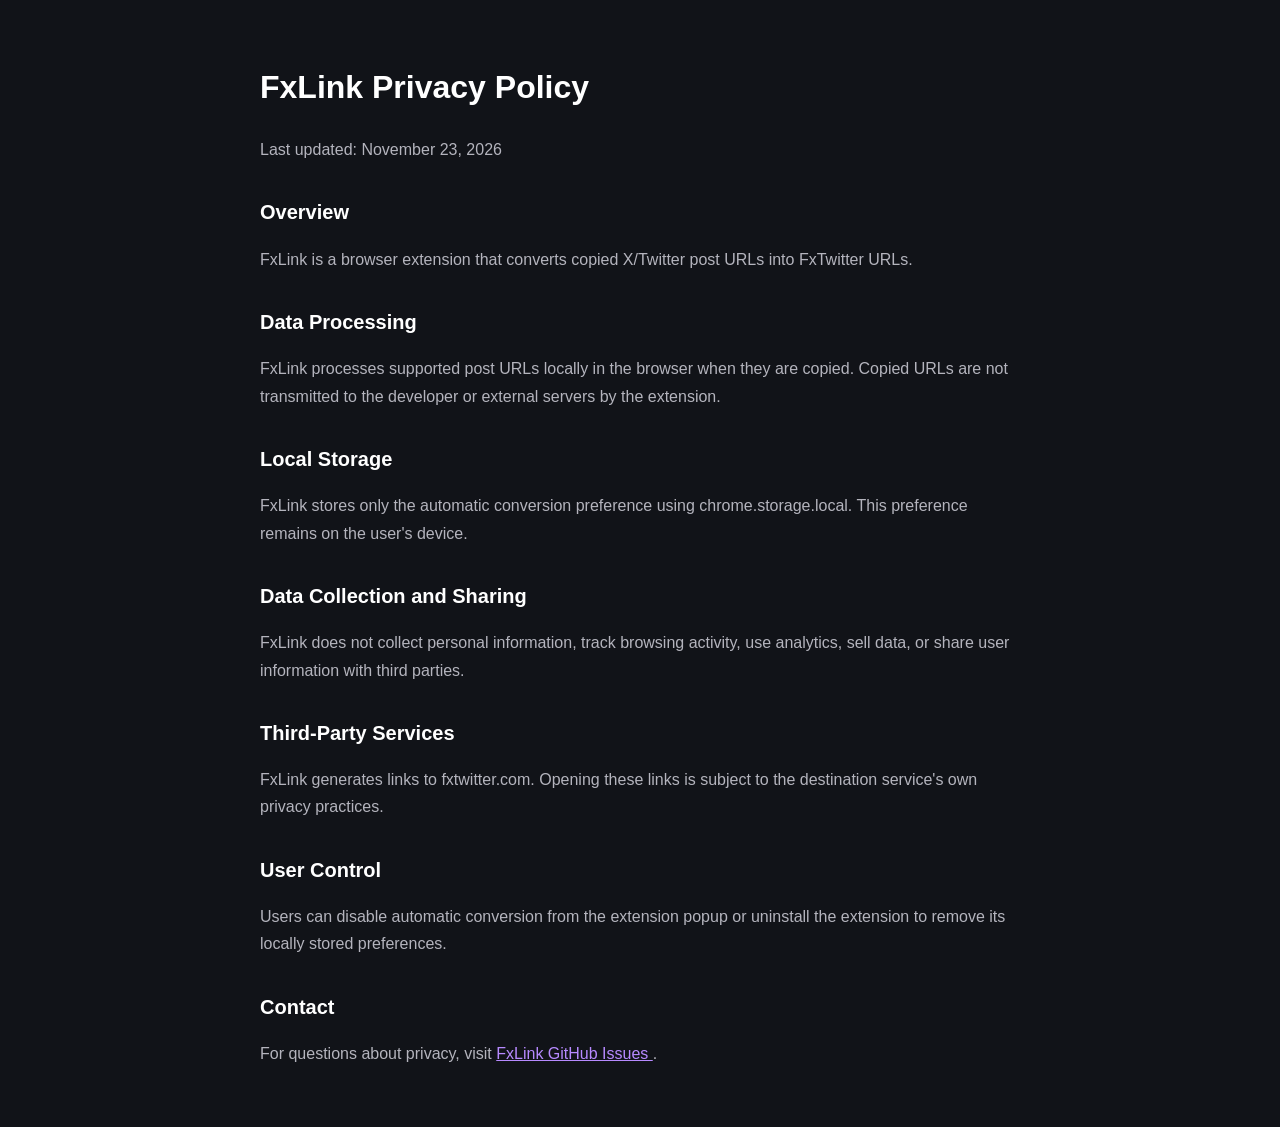
<file: docs/index.html>
<!DOCTYPE html>
<html lang="en">
<head>
  <meta charset="UTF-8">
  <meta name="viewport" content="width=device-width, initial-scale=1.0">
  <title>FxLink - Privacy Policy</title>
  <style>
    body {
      background: #111318;
      color: #f4f4f5;
      font-family: Arial, sans-serif;
      line-height: 1.7;
      max-width: 760px;
      margin: 60px auto;
      padding: 0 24px;
    }

    h1, h2 {
      color: #ffffff;
    }

    h1 {
      font-size: 32px;
    }

    h2 {
      margin-top: 32px;
      font-size: 20px;
    }

    p {
      color: #b4b4bd;
    }

    a {
      color: #b78aff;
    }
  </style>
</head>
<body>
  <h1>FxLink Privacy Policy</h1>

  <p>Last updated: November 23, 2026</p>

  <h2>Overview</h2>
  <p>
    FxLink is a browser extension that converts copied
    X/Twitter post URLs into FxTwitter URLs.
  </p>

  <h2>Data Processing</h2>
  <p>
    FxLink processes supported post URLs locally in
    the browser when they are copied.
    Copied URLs are not transmitted to the developer
    or external servers by the extension.
  </p>

  <h2>Local Storage</h2>
  <p>
    FxLink stores only the automatic conversion
    preference using chrome.storage.local.
    This preference remains on the user's device.
  </p>

  <h2>Data Collection and Sharing</h2>
  <p>
    FxLink does not collect personal information,
    track browsing activity, use analytics, sell data,
    or share user information with third parties.
  </p>

  <h2>Third-Party Services</h2>
  <p>
    FxLink generates links to fxtwitter.com.
    Opening these links is subject to the destination
    service's own privacy practices.
  </p>

  <h2>User Control</h2>
  <p>
    Users can disable automatic conversion from
    the extension popup or uninstall the extension
    to remove its locally stored preferences.
  </p>

  <h2>Contact</h2>
  <p>
    For questions about privacy, visit
    <a href="https://github.com/spLusca/fxlink-for-twitter/issues">
      FxLink GitHub Issues
    </a>.
  </p>
</body>
</html>
</file>
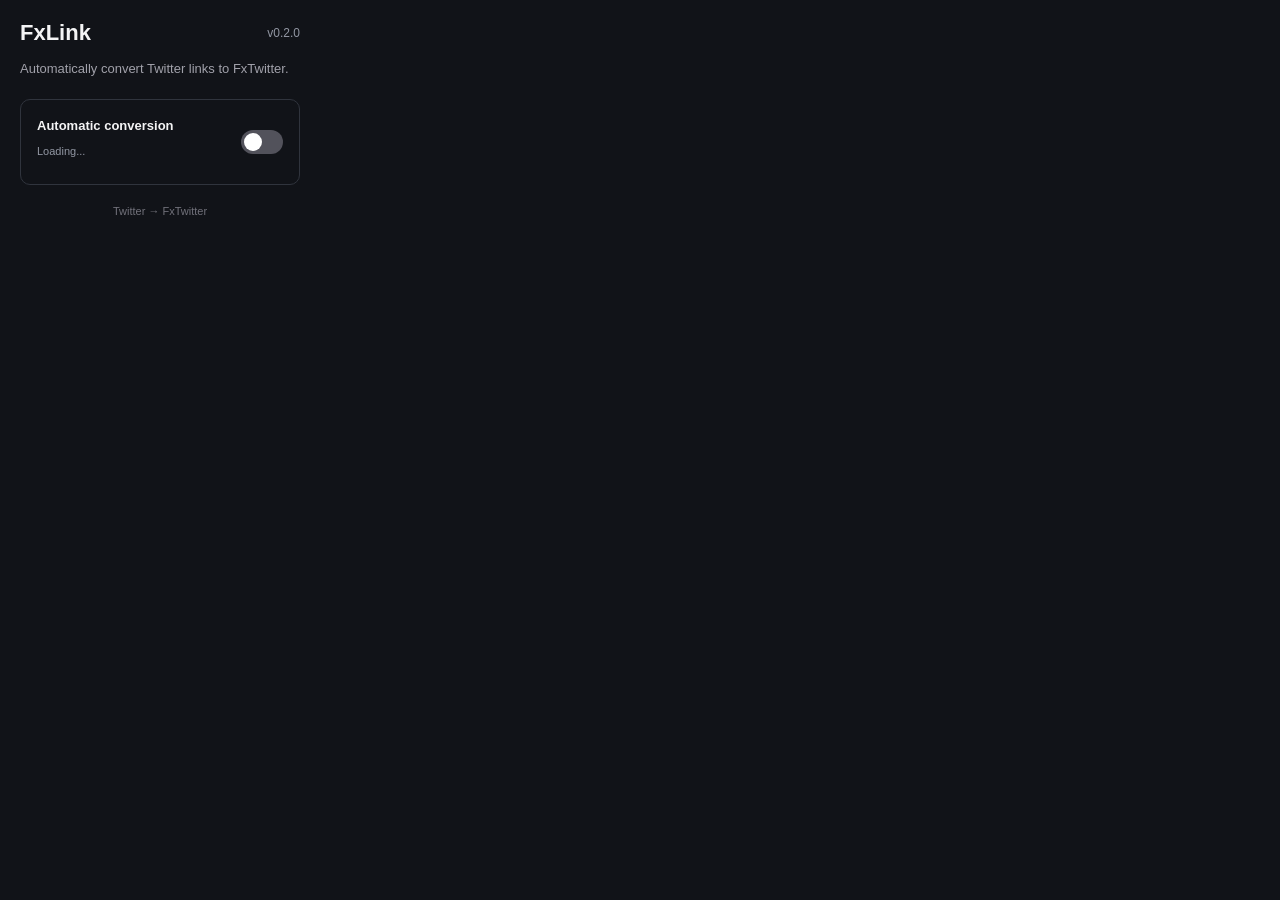
<file: popup.html>
<!DOCTYPE html>
<html lang="en">
<head>
  <meta charset="UTF-8">
  <meta name="viewport" content="width=device-width, initial-scale=1.0">
  <title>FxLink</title>
  <link rel="stylesheet" href="popup.css">
</head>
<body>
  <main class="container">
    <header>
      <h1>FxLink</h1>
      <span class="version">v0.2.0</span>
    </header>

    <p class="description">
      Automatically convert Twitter links to FxTwitter.
    </p>

    <section class="setting">
      <div>
        <strong>Automatic conversion</strong>
        <p id="status">Loading...</p>
      </div>

      <label class="switch">
        <input type="checkbox" id="enabledToggle">
        <span class="slider"></span>
      </label>
    </section>

    <footer>
      <span>Twitter → FxTwitter</span>
    </footer>
  </main>

  <script src="popup.js"></script>
</body>
</html>
</file>
<file: popup.css>
* {
  box-sizing: border-box;
}

body {
  margin: 0;
  width: 320px;
  background: #111318;
  color: #f4f4f5;
  font-family: Arial, sans-serif;
}

.container {
  padding: 20px;
}

header {
  display: flex;
  align-items: center;
  justify-content: space-between;
}

h1 {
  margin: 0;
  font-size: 22px;
}

.version {
  color: #9297a3;
  font-size: 12px;
}

.description {
  color: #a1a1aa;
  font-size: 13px;
  line-height: 1.5;
}

.setting {
  display: flex;
  align-items: center;
  justify-content: space-between;
  gap: 12px;
  margin-top: 20px;
  padding: 16px;
  border: 1px solid #30343d;
  border-radius: 10px;
}

.setting strong {
  font-size: 13px;
}

.setting p {
  color: #9297a3;
  font-size: 11px;
}

.switch {
  position: relative;
  width: 42px;
  height: 24px;
  flex-shrink: 0;
}

.switch input {
  opacity: 0;
  width: 0;
  height: 0;
}

.slider {
  position: absolute;
  inset: 0;
  background: #52525b;
  border-radius: 24px;
  cursor: pointer;
  transition: 0.2s;
}

.slider::before {
  content: "";
  position: absolute;
  width: 18px;
  height: 18px;
  left: 3px;
  top: 3px;
  border-radius: 50%;
  background: white;
  transition: 0.2s;
}

input:checked + .slider {
  background: #7c3aed;
}

input:checked + .slider::before {
  transform: translateX(18px);
}

footer {
  margin-top: 20px;
  text-align: center;
  font-size: 11px;
  color: #71717a;
}
</file>
